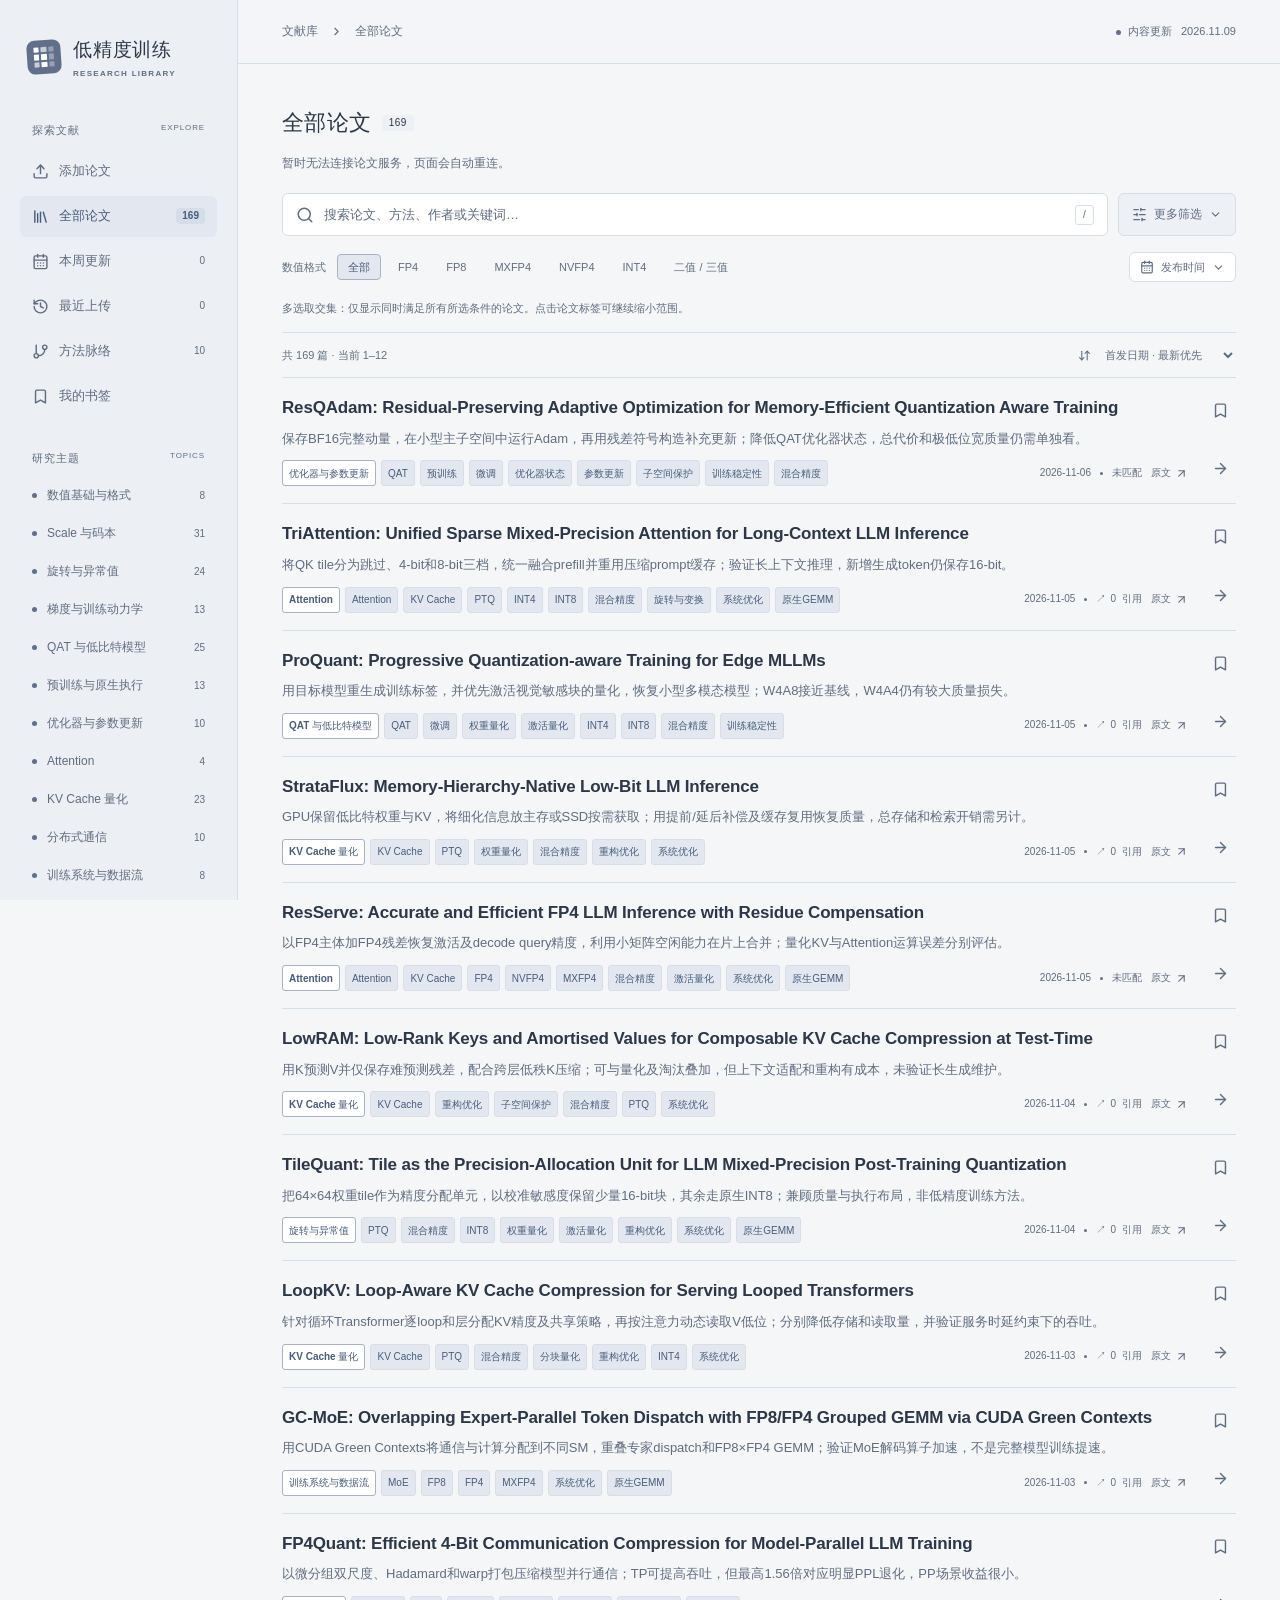
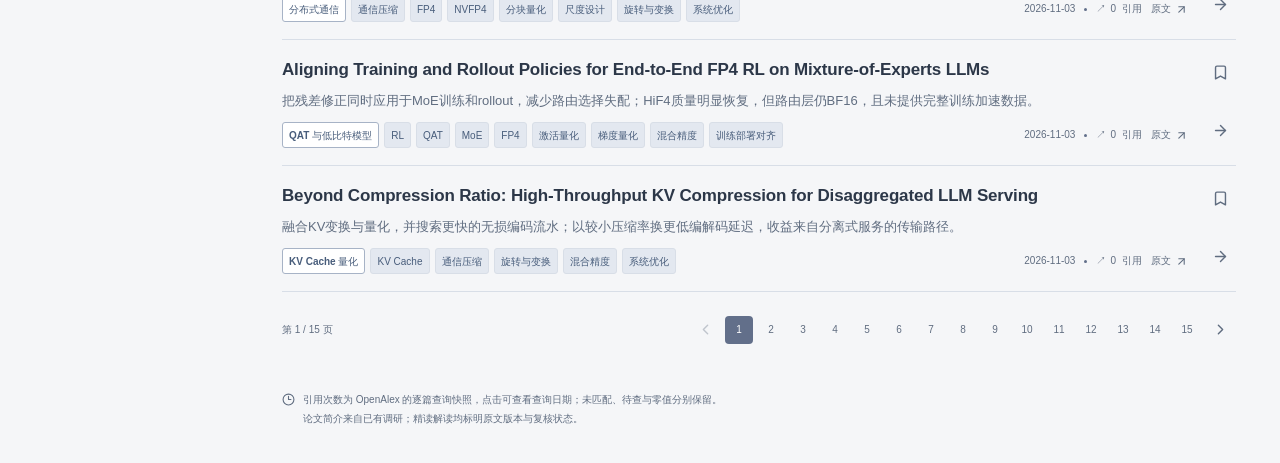
<file: low-precision-training-kb/index.html>
<!doctype html>
<html lang="zh-CN">
  <head>
    <meta charset="UTF-8" />
    <meta name="viewport" content="width=device-width, initial-scale=1.0" />
    <meta name="theme-color" content="#626f8a" />
    <meta
      name="description"
      content="以量化算法与 GEMM 为主线的低精度训练知识库。阅读论文、核对证据、探索方法之间的联系。"
    />
    <link rel="icon" type="image/svg+xml" href="/low-precision-training-kb/favicon.svg" />
    <title>低精度训练 · 论文知识库</title>
    <script type="module" crossorigin src="/low-precision-training-kb/assets/index-BxHQC7KA.js"></script>
    <link rel="modulepreload" crossorigin href="/low-precision-training-kb/assets/react-B-WmfZu0.js">
    <link rel="stylesheet" crossorigin href="/low-precision-training-kb/assets/index-CTobMf_U.css">
  </head>
  <body>
    <div id="root"></div>
  </body>
</html>
</file>
<file: low-precision-training-kb/assets/index-CTobMf_U.css>
.summary-abstract h3,.summary-problem h3,.summary-findings-title{font-size:16px;margin:0 0 10px}.summary-abstract{margin:22px 0}.summary-abstract p,.summary-problem p{margin:0;font-size:16px;line-height:1.95}.summary-problem{margin:24px 0;padding:18px 20px;border-left:3px solid var(--primary);background:var(--accent)}.summary-findings h4{margin:0 0 8px;font-size:16px}.summary-evidence-note{color:var(--muted);font-size:14px}.summary-evidence-card{margin:22px 0;border:1px solid var(--line);border-radius:8px;overflow:hidden;scroll-margin-top:88px}.summary-figure-heading{display:flex;align-items:start;justify-content:space-between;gap:16px;padding:17px 18px;background:var(--background)}.summary-figure-heading h3{margin:0;font-size:15px;line-height:1.6}.summary-figure-heading a{flex-shrink:0;font-size:12px;padding-top:4px}.summary-image-link{display:block;background:var(--paper);padding:14px}.summary-image-link img{display:block;width:100%;height:auto;object-fit:contain}.summary-image-link>span{display:flex;justify-content:end;align-items:center;gap:5px;font-size:12px;margin-top:10px}.summary-evidence-card figcaption{padding:16px 18px;line-height:1.8;font-size:14px;border-top:1px solid var(--line)}.summary-visual-origin{display:block;color:var(--deep);font-size:12px;font-weight:600;margin-bottom:5px}.summary-evidence-card .result-table-scroll{margin:0;border-radius:0;border:0}.summary-evidence-card table{min-width:450px}.summary-evidence-card .result-table-scroll tbody tr:last-child th,.summary-evidence-card .result-table-scroll tbody tr:last-child td{background:transparent;color:inherit;font-weight:400}.summary-excerpt{padding:12px 18px;font-size:13px}.summary-excerpt summary{cursor:pointer;color:var(--deep)}.summary-excerpt blockquote{margin:14px 0 4px;padding-left:14px;border-left:2px solid var(--line);line-height:1.8;overflow-wrap:anywhere}.summary-passage{padding:14px 0;border-bottom:1px solid var(--line);scroll-margin-top:88px}.summary-passage .summary-excerpt{padding:10px 0 0}.summary-scope p{line-height:1.9}@media(max-width:640px){.summary-figure-heading{flex-wrap:wrap;gap:6px;padding:14px}.summary-image-link{padding:8px}.summary-evidence-card figcaption{padding:14px}.summary-problem{padding:15px}}.paper-references h2{display:flex;align-items:center;gap:9px}.reference-list{list-style:none;padding:0;margin:22px 0 0}.reference-item{display:grid;grid-template-columns:26px minmax(0,1fr);gap:12px;padding:18px 0;border-top:1px solid var(--line)}.reference-number{padding-top:3px;font-size:12px;color:var(--muted);font-variant-numeric:tabular-nums}.reference-title{font-size:14px;font-weight:600;line-height:1.7;overflow-wrap:anywhere}.reference-title a{display:inline}.reference-title svg{display:inline;margin-left:5px;vertical-align:-2px;flex-shrink:0}.reference-citation{margin:7px 0!important;color:var(--muted);font-size:12px;line-height:1.7;overflow-wrap:anywhere}.reference-meta{display:flex;flex-wrap:wrap;align-items:center;gap:8px 16px;margin-top:8px;color:var(--muted);font-size:11px}.reference-in-library{color:var(--deep);font-weight:600}.reference-coverage{color:var(--muted);font-size:13px;line-height:1.7}.reference-sidebar-link{margin-top:12px;font-size:12px}.reference-expand{margin-top:12px}@media(max-width:600px){.reference-item{grid-template-columns:20px minmax(0,1fr);gap:8px}}:root{font-family:Inter,-apple-system,BlinkMacSystemFont,Segoe UI,Noto Sans CJK SC,Microsoft YaHei,sans-serif;color:var(--text);background:var(--background);font-synthesis:none;text-rendering:optimizeLegibility;-webkit-font-smoothing:antialiased;font-size:14px;line-height:1.65;--background: #f5f6f8;--sidebar-background: #eceff3;--paper: #ffffff;--text: #2c3748;--muted: #606d80;--primary: #626f8a;--primary-hover: #4f5e79;--deep: #485d7b;--line: #d8dee7;--line-strong: #a7b3c6;--soft: #edf0f5;--accent: #e3e8f0;--accent-strong: #d5ddea;--on-primary: #ffffff;--topbar-background: rgba(245, 246, 248, .95);--scrim: rgba(44, 55, 72, .32);--shadow: rgba(44, 55, 72, .14)}*{box-sizing:border-box}body{margin:0}button,input,select,textarea{font:inherit}button,a,input,select,textarea{-webkit-tap-highlight-color:transparent}a{color:inherit;text-decoration:none}button{cursor:pointer;color:inherit}button:disabled{cursor:not-allowed;opacity:.35}button{background:none;border:0}svg{flex-shrink:0;vertical-align:middle}h1,h2,h3,p{margin:0}h1,h2,h3{font-weight:600}::selection{background:var(--accent-strong);color:var(--text)}:focus-visible{outline:2px solid var(--primary);outline-offset:4px;border-radius:3px}button:focus-visible{outline-offset:2px}.sr-only{position:absolute;width:1px;height:1px;padding:0;margin:-1px;overflow:hidden;clip:rect(0,0,0,0);white-space:nowrap;border:0}.skip-link{position:fixed;top:-80px;left:260px;z-index:100;background:var(--deep);color:var(--on-primary);padding:12px 20px}.skip-link:focus{top:8px}.app-shell{display:flex;min-height:100vh}.sidebar{width:238px;background:var(--sidebar-background);border-right:1px solid var(--line);position:fixed;inset:0 auto 0 0;display:flex;flex-direction:column;padding:34px 20px 22px;z-index:30;overflow-y:auto;scrollbar-width:thin}.brand{display:flex;align-items:center;gap:12px;padding:0 7px;margin-bottom:40px}.brand>span:last-child{display:flex;flex-direction:column}.brand strong{font-size:19px;letter-spacing:.04em;color:var(--text);font-weight:650}.brand>span>span{font-size:8px;letter-spacing:.16em;color:var(--muted);margin-top:2px;font-weight:600}.matrix-mark{width:34px;height:34px;background:var(--primary);padding:7px;display:grid;grid-template-columns:repeat(3,1fr);gap:2px;border-radius:8px;transform:rotate(-4deg);flex-shrink:0}.matrix-mark i{background:var(--on-primary);border-radius:.5px}.matrix-mark i:nth-child(3n){opacity:.35}.matrix-mark i:nth-child(2){opacity:.65}.matrix-mark i:nth-child(7){opacity:.65}.sidebar-caption{font-size:11px;letter-spacing:.08em;font-weight:600;color:var(--muted);display:flex;justify-content:space-between;padding:0 12px;margin-bottom:12px}.sidebar-caption>span{font-size:8px;color:var(--muted);font-weight:500}.primary-nav,.topic-nav{display:flex;flex-direction:column;gap:4px}.primary-nav a{display:flex;align-items:center;gap:10px;min-height:41px;padding:9px 12px;color:var(--muted);font-size:12px;border-radius:6px;transition:background .15s}.primary-nav a>span{flex:1}.primary-nav small,.topic-nav small{font-size:10px;color:var(--muted);font-variant-numeric:tabular-nums}.primary-nav a:hover,.topic-nav a:hover{background:var(--accent);color:var(--deep)}.primary-nav a.active{background:var(--accent);color:var(--deep);font-weight:600}.primary-nav a.active small{color:var(--deep);background:var(--accent-strong);padding:0 6px;border-radius:4px}.primary-nav a.active svg{stroke:var(--deep)}.topic-caption{margin-top:32px}.topic-nav a{display:flex;align-items:center;gap:10px;font-size:11px;min-height:34px;padding:6px 12px;border-radius:5px;color:var(--muted)}.topic-nav a>span{flex:1}.topic-nav a.active{color:var(--deep);font-weight:600;background:var(--accent)}.primary-nav a:hover small,.topic-nav a:hover small,.topic-nav a.active small{color:var(--deep)}.topic-dot{width:5px;height:5px;border-radius:50%;background:var(--primary)}.sidebar-bottom{margin-top:auto;padding-top:38px}.live-dot{display:inline-block;width:5px;height:5px;border-radius:50%;background:var(--primary);vertical-align:middle;margin-right:7px}.sidebar-bottom>a{font-size:10px;color:var(--muted);display:flex;justify-content:space-between;padding:0 10px}.workspace{margin-left:238px;width:calc(100% - 238px);min-width:0;display:flex;flex-direction:column}.topbar{height:64px;display:flex;align-items:center;justify-content:space-between;border-bottom:1px solid var(--line);padding:0 44px;background:var(--topbar-background);gap:16px}.breadcrumbs{display:flex;align-items:center;gap:12px;font-size:11px;color:var(--muted)}.breadcrumbs>a{color:var(--muted)}.breadcrumbs>svg{color:var(--muted)}.snapshot{font-size:10px;color:var(--muted);white-space:nowrap}.snapshot time{color:var(--muted);margin-left:6px;font-variant-numeric:tabular-nums}.mobile-menu,.mobile-close{display:none!important}main{flex:1;outline:none}.library-page,.paths-page{max-width:1360px;margin:0 auto;padding:41px 44px 0}.eyebrow{display:block;font-size:9px;letter-spacing:.13em;font-weight:600;color:var(--muted)}.collection-hero h1{font-size:31px;letter-spacing:.025em;line-height:1.5;font-weight:650;margin:12px 0 10px;color:var(--text)}.collection-hero>p{font-size:12px;color:var(--muted);line-height:1.8}.library-results{margin-top:0;scroll-margin-top:20px}.results-heading{display:flex;align-items:center;justify-content:space-between;gap:15px;margin-bottom:16px}.results-heading h1{font-size:22px;color:var(--text);letter-spacing:.02em;display:flex;align-items:center;gap:10px}.results-heading h1>span{font-size:10px;background:var(--soft);padding:0 7px;border-radius:4px;color:var(--text);font-weight:500}.category-scope{margin:-4px 0 18px;max-width:850px;color:var(--muted);font-size:12px;line-height:1.8}.category-scope a{display:inline-block;margin-left:.5em;color:var(--deep);text-decoration:underline;text-underline-offset:3px}.search-toolbar{display:flex;gap:10px}.search-box{display:flex;align-items:center;gap:10px;flex:1;min-width:0;border:1px solid var(--line);background:var(--paper);border-radius:6px;min-height:43px;padding:0 13px;color:var(--muted)}.search-box:focus-within{border-color:var(--primary);box-shadow:0 0 0 2px var(--accent)}.search-box input{flex:1;min-width:0;border:0;background:none;outline:none;font-size:11px;color:var(--text);width:100%;padding:10px 0}.search-box input::placeholder{color:var(--muted)}.search-box input:focus-visible{outline:none}.search-box kbd{font-family:inherit;font-size:10px;border:1px solid var(--line);border-radius:3px;line-height:18px;width:19px;text-align:center;color:var(--muted)}.button{display:inline-flex;align-items:center;justify-content:center;gap:7px;min-height:37px;border:1px solid var(--line);border-radius:6px;padding:7px 13px;background:var(--paper);font-size:11px;font-weight:500;white-space:nowrap;transition:background .15s,border-color .15s}.button:hover{background:var(--soft);border-color:var(--line)}.button.primary{background:var(--primary);border-color:var(--primary);color:var(--on-primary)}.button.primary:hover{background:var(--primary-hover)}.filter-toggle{font-size:11px;color:var(--muted);background:var(--soft);min-width:114px}.filter-toggle.selected{border-color:var(--line-strong);color:var(--deep);background:var(--accent)}.filter-count{font-size:9px;color:var(--deep);background:var(--accent-strong);border-radius:8px;min-width:15px}.quick-filters{display:flex;align-items:center;gap:6px;padding:16px 0 17px;flex-wrap:wrap}.filter-label{font-size:10px;color:var(--muted);margin-right:5px}.filter-pill{display:inline-flex;align-items:center;justify-content:center;gap:4px;border:1px solid transparent;border-radius:4px;min-height:26px;padding:3px 10px;font-size:10px;color:var(--muted);line-height:1.4}.filter-pill:hover{background:var(--soft)}.filter-pill.active{color:var(--deep);background:var(--accent);font-weight:600;border-color:var(--line-strong)}.year-filter{margin-left:auto}.year-filter select,.sort-control select{background:none;border:0;outline-offset:2px;font-size:10px;color:var(--muted);max-width:100%;cursor:pointer;padding:4px 17px 4px 5px}.advanced-filters{padding:16px 18px;background:var(--soft);border-radius:6px;margin-bottom:14px;border:1px solid var(--line)}.advanced-filters fieldset{border:0;margin:0 0 12px;padding:0;display:flex;flex-wrap:wrap;gap:14px;font-size:11px;color:var(--muted)}.advanced-filters legend{float:left;min-width:68px;color:var(--muted)}.advanced-filters label{display:flex;align-items:center;gap:6px;cursor:pointer}.advanced-filters input{accent-color:var(--primary)}.advanced-filters p{font-size:10px;color:var(--muted)}.filter-help,.numeric-record{font-size:11px;line-height:1.7;color:var(--muted);margin:0 0 14px;overflow-wrap:anywhere}.active-filters{display:flex;align-items:center;gap:7px;flex-wrap:wrap;margin-bottom:13px;font-size:10px;color:var(--deep)}.active-filters>button{display:flex;align-items:center;gap:5px;background:var(--accent);color:var(--deep);border-radius:4px;padding:3px 7px;font-size:10px}.active-filters .reset-filters{background:none;color:var(--deep);text-decoration:underline;text-underline-offset:3px}.list-toolbar{display:flex;justify-content:space-between;align-items:center;padding:11px 0;border-top:1px solid var(--line);border-bottom:1px solid var(--line);font-size:10px;color:var(--muted)}.list-toolbar strong{color:var(--muted);font-weight:500}.result-range{color:var(--muted)}.sort-control{display:flex;gap:5px;align-items:center}.paper-row{display:flex;gap:17px;border-bottom:1px solid var(--line);padding:17px 0;position:relative;transition:background .15s}.paper-row:hover{background:var(--soft)}.paper-body{flex:1;min-width:0}.detail-badge{display:inline-flex;align-items:center;gap:3px;font-size:8px;color:var(--deep);background:var(--accent);line-height:1.8;padding:0 5px;border-radius:3px;white-space:nowrap}.new-badge{color:var(--deep);background:var(--soft);padding:0 5px;border-radius:3px;font-size:8px;white-space:nowrap}.paper-row h3{font-size:15px;line-height:1.5;font-weight:550;color:var(--text);letter-spacing:-.01em}.paper-row h3 a{display:block}.paper-row h3 a:hover{color:var(--deep)}.paper-summary{font-size:11px;color:var(--muted);line-height:1.9;margin:6px 0 9px}.paper-bottom{display:flex;align-items:center;gap:10px;justify-content:space-between;flex-wrap:wrap}.tag-list,.detail-tags{display:flex;align-items:center;gap:5px;flex-wrap:wrap}.tag{background:var(--accent);border:1px solid var(--line);color:var(--deep);font-size:8px;padding:1px 6px;border-radius:3px;white-space:nowrap;line-height:1.7}.tag.category-tag{background:var(--paper);border-color:var(--line-strong);font-weight:600}.tag.format-tag{color:var(--deep);background:var(--accent);border-color:var(--line)}a.tag{display:inline-flex;align-items:center;min-height:26px;transition:color .15s,background .15s,border-color .15s}a.tag:hover{color:var(--deep);background:var(--accent-strong);border-color:var(--line-strong)}a.tag.selected-tag{gap:4px;border-color:var(--primary);background:var(--accent-strong)}a.tag:focus-visible{outline-offset:2px}.paper-meta{display:flex;gap:9px;align-items:center;color:var(--muted);font-size:9px;flex-wrap:wrap}.paper-meta>i{height:3px;width:3px;border-radius:50%;background:var(--primary)}.citation .external-link{gap:3px}.citation .external-link>svg{display:none}.quote-symbol{font-size:10px;color:var(--muted);margin-right:1px}.citation-word{font-size:9px;margin-left:3px}.external-link{display:inline-flex;align-items:center;gap:4px}.external-link:hover{color:var(--deep)}.button.primary.external-link:hover{color:var(--on-primary)}.paper-actions{display:flex;flex-direction:column;align-items:center;justify-content:space-between;padding-bottom:2px}.icon-button{display:inline-flex;align-items:center;justify-content:center;border-radius:5px;width:31px;height:31px;color:var(--muted);flex-shrink:0}.icon-button:hover{background:var(--accent);color:var(--deep)}.bookmark-button.is-saved{color:var(--deep)}.bookmark-button.is-saved.button{background:var(--soft);border-color:var(--line)}.open-paper{color:var(--muted)}.pagination{display:flex;flex-wrap:wrap;gap:12px;align-items:center;justify-content:space-between;padding:22px 0;font-size:10px;color:var(--muted)}.pagination>div{display:flex;flex-wrap:wrap;max-width:100%;gap:4px;align-items:center}.page-number{flex-shrink:0;width:28px;height:28px;border-radius:4px;font-size:10px;color:var(--muted)}.page-number:hover{background:var(--soft)}.page-number.current{background:var(--primary);color:var(--on-primary)}.collection-footnote{display:flex;align-items:flex-start;gap:8px;margin:23px 0 35px;color:var(--muted);font-size:9px;line-height:1.9}.collection-footnote svg{margin-top:3px}.collection-hero{padding:4px 0 12px}.collection-hero h1{font-size:32px;margin:14px 0 11px}.collection-hero h1>span{color:var(--text)}.collection-hero>p{max-width:720px}.empty-state{padding:65px 20px;text-align:center;border-bottom:1px solid var(--line)}.empty-icon{display:flex;align-items:center;justify-content:center;width:53px;height:53px;background:var(--soft);color:var(--muted);border:1px solid var(--line);border-radius:14px;margin:0 auto 18px}.empty-state h3{font-size:18px;color:var(--text)}.empty-state p{font-size:12px;color:var(--muted);margin:9px 0 22px}.empty-actions{display:flex;justify-content:center;flex-wrap:wrap;gap:10px}.toast{position:fixed;left:calc(50% + 119px);bottom:30px;transform:translate(-50%,20px);background:var(--deep);color:var(--on-primary);border:1px solid var(--primary);box-shadow:0 6px 24px var(--shadow);padding:10px 19px;border-radius:7px;font-size:12px;z-index:100;opacity:0;pointer-events:none;transition:opacity .2s,transform .2s;max-width:calc(100vw - 30px)}.toast.visible{opacity:1;transform:translate(-50%)}.not-found{min-height:65vh;padding:100px 45px;text-align:center}.not-found h1{font-size:30px;margin:15px 0}.not-found p{color:var(--muted);margin-bottom:25px}.detail-page{padding:26px 44px 30px;max-width:1420px;margin:0 auto}.back-link{display:inline-flex;align-items:center;gap:7px;font-size:10px;color:var(--muted);margin-bottom:24px}.back-link:hover{color:var(--deep)}.paper-header{padding-bottom:26px;border-bottom:1px solid var(--line)}.paper-header-eyebrow{display:flex;align-items:center;gap:10px;font-size:10px;color:var(--muted);flex-wrap:wrap}.paper-header-eyebrow>a{color:var(--muted)}.paper-header-eyebrow>a:hover{text-decoration:underline}.reading-time{display:inline-flex;align-items:center;gap:4px;margin-left:auto;color:var(--muted);font-size:9px}.paper-header h1{font-family:Georgia,Times New Roman,"Noto Serif CJK SC",serif;font-size:32px;font-weight:500;line-height:1.35;color:var(--text);max-width:1030px;letter-spacing:-.02em;margin:14px 0 16px}.paper-authors{font-size:11px;color:var(--muted);line-height:1.8;max-width:1000px}.paper-publication{display:flex;gap:17px;flex-wrap:wrap;margin-top:11px;color:var(--muted);font-size:9px;font-variant-numeric:tabular-nums}.citation-provider{color:var(--muted)}.detail-tags{margin-top:15px}.detail-tags .tag{font-size:9px;padding:2px 8px;background:var(--accent);color:var(--deep)}.paper-header-actions{display:flex;align-items:center;gap:8px;margin-top:23px;flex-wrap:wrap}.actions-spacer{flex:1}.detail-layout{display:grid;grid-template-columns:minmax(0,1fr) 242px;gap:40px;align-items:start;padding-top:30px}.detail-content{min-width:0}.takeaway{border-left:3px solid var(--primary);padding:3px 0 3px 20px;margin:4px 0 30px}.takeaway .eyebrow{font-size:8px;color:var(--deep);margin-bottom:9px}.takeaway>p{font-size:17px;line-height:1.9;color:var(--deep);letter-spacing:.01em}.reading-section{margin-bottom:38px;scroll-margin-top:24px}.reading-section-heading{display:flex;align-items:center;justify-content:space-between;gap:12px;margin-bottom:17px;flex-wrap:wrap}.reading-section-heading h2{font-size:18px;color:var(--text);display:flex;align-items:center;gap:10px}.reading-section-heading .eyebrow{font-size:8px;color:var(--muted)}.section-number{font-size:11px;color:var(--muted);font-weight:400;min-width:18px}.reading-section>p{font-size:12px;line-height:2;color:var(--text)}.overview-block{background:var(--accent);border:1px solid var(--line);border-radius:8px;padding:22px 24px;margin-bottom:37px}.overview-block .reading-section-heading{margin-bottom:5px}.overview-block h2{font-size:17px;letter-spacing:-.02em;color:var(--text)}.overview-block h2>svg{color:var(--text)}.review-badge{font-size:8px;display:inline-flex;align-items:center;gap:3px;color:var(--deep);padding:3px 6px;background:var(--accent-strong);border-radius:4px;white-space:nowrap}.overview-block .overview-disclosure{font-size:9px;color:var(--deep);margin-bottom:20px}.overview-points{display:flex;flex-direction:column;gap:20px}.overview-point{display:flex;align-items:flex-start;gap:13px}.point-number{font-size:9px;line-height:20px;text-align:center;background:var(--accent-strong);color:var(--deep);border-radius:4px;width:22px;flex-shrink:0;margin-top:1px}.overview-point h3{font-size:11px;color:var(--text);margin-bottom:4px;font-weight:600}.overview-point p{font-size:12px;line-height:1.95;color:var(--text)}.evidence-refs{white-space:nowrap;margin-left:4px;display:inline;font-size:9px}.evidence-refs>a{color:var(--deep);margin-right:3px;font-weight:500;vertical-align:super;line-height:0}.evidence-refs>a:hover{text-decoration:underline}.method-figure{margin:22px 0 0;background:var(--background);border:1px solid var(--line);border-radius:7px;overflow:hidden}.method-flow{display:grid;grid-template-columns:repeat(4,minmax(0,1fr));padding:20px 16px 22px;gap:12px}.method-step{min-width:0}.step-top{display:flex;align-items:center;justify-content:space-between;color:var(--deep);margin-bottom:11px}.step-top>span{font-size:9px;background:var(--accent);border:1px solid var(--line);border-radius:4px;padding:2px 6px;color:var(--deep)}.method-step h3{font-size:11px;color:var(--text);line-height:1.6;margin-bottom:6px}.method-step p{font-size:10px;line-height:1.8;color:var(--muted)}.method-figure figcaption{font-size:9px;color:var(--muted);padding:9px 15px;background:var(--soft);border-top:1px solid var(--line);line-height:1.8}.method-figure figcaption>span{color:var(--muted);margin-right:9px}.result-title{font-size:14px;color:var(--deep);margin:0 0 9px}.results-figure{margin:20px 0 0}.result-table-scroll{overflow-x:auto;border:1px solid var(--line);border-radius:7px;background:var(--paper)}.result-table-scroll table{border-collapse:collapse;width:100%;text-align:left;font-size:11px;line-height:1.8;min-width:450px}.result-table-scroll thead th{background:var(--accent);color:var(--deep);font-size:10px;font-weight:500;white-space:nowrap}.result-table-scroll th,.result-table-scroll td{padding:12px 14px;border-bottom:1px solid var(--line)}.result-table-scroll tbody th{font-weight:400;color:var(--muted)}.result-table-scroll td{color:var(--muted);font-variant-numeric:tabular-nums;white-space:nowrap}.result-table-scroll tr:last-child th,.result-table-scroll tr:last-child td{border:0;background:var(--accent);color:var(--deep)}.result-table-scroll table:has(tbody tr:nth-child(3)) tbody tr:last-child td{font-weight:500}.results-figure figcaption{font-size:10px;color:var(--muted);line-height:1.9;padding:13px 0 0}.condition-list{margin:0;border-top:1px solid var(--line)}.condition-list>div{display:grid;grid-template-columns:94px 1fr;gap:16px;border-bottom:1px solid var(--line);padding:14px 0}.condition-list dt{font-size:11px;color:var(--muted)}.condition-list dd{margin:0;font-size:12px;color:var(--text);line-height:1.9}.limitations-list{display:flex;flex-direction:column;gap:21px;padding:19px 22px;background:var(--soft);border-left:2px solid var(--line);border-radius:0 6px 6px 0}.limitations-list>div{display:flex;gap:11px;align-items:flex-start}.limit-mark{height:5px;width:5px;background:var(--primary);border-radius:50%;margin-top:7px;flex-shrink:0}.limitations-list h3{font-size:12px;color:var(--text);margin-bottom:4px}.limitations-list p{font-size:11px;line-height:1.95;color:var(--text)}.source-count{font-size:9px;color:var(--muted)}.reading-section>.sources-description{font-size:10px;margin-bottom:13px}.source-list{border-top:1px solid var(--line)}.source-item{display:flex;gap:12px;padding:14px 0;border-bottom:1px solid var(--line);scroll-margin-top:24px}.source-index{color:var(--deep);font-size:10px;min-width:18px}.source-item>div{min-width:0;flex:1}.source-item .external-link{font-size:11px;color:var(--muted)}.source-version{font-size:9px;color:var(--muted);display:block;margin-top:2px}.source-item details{margin-top:7px}.source-item summary{font-size:9px;color:var(--muted);cursor:pointer}.source-item blockquote{font-size:10px;line-height:1.8;color:var(--muted);background:var(--soft);padding:12px 14px;margin:10px 0;border-left:2px solid var(--line);overflow-wrap:anywhere}.abstract-section{background:var(--soft);border:1px solid var(--line);border-radius:6px;padding:14px 17px}.abstract-section summary{display:flex;justify-content:space-between;align-items:center;cursor:pointer;list-style:none;color:var(--muted);font-size:11px}.abstract-section summary::-webkit-details-marker{display:none}.abstract-section summary>span{display:flex;align-items:center;gap:7px}.abstract-section details[open] summary>svg{transform:rotate(90deg)}.abstract-section p{font-family:Georgia,serif;font-size:13px;line-height:1.95;color:var(--text);margin-top:16px;overflow-wrap:anywhere}.detail-end{text-align:center;padding:15px 0 25px}.end-mark{display:block;color:var(--muted);font-size:21px;margin-bottom:8px}.detail-end p{color:var(--muted);font-size:12px;margin-bottom:12px}.detail-end>a{display:inline-flex;align-items:center;gap:8px;color:var(--muted);font-size:11px}.detail-aside{border-left:1px solid var(--line);padding-left:25px;min-width:0}.detail-aside-sticky{position:sticky;top:25px}.reading-toc{display:flex;flex-direction:column;margin-bottom:30px}.reading-toc .eyebrow{font-size:8px;margin:6px 0 13px;color:var(--muted)}.reading-toc a{display:flex;align-items:center;gap:11px;color:var(--muted);font-size:10px;padding:7px 0}.reading-toc a>span{font-size:8px;color:var(--muted)}.reading-toc a:hover{color:var(--deep)}.aside-section-title{display:flex;gap:7px;align-items:center;color:var(--muted);margin-bottom:13px}.aside-section-title h2{font-size:12px;font-weight:600;color:var(--text)}.relation-tabs{display:flex;border-bottom:1px solid var(--line);gap:3px}.relation-tabs button{font-size:10px;color:var(--muted);padding:7px 5px 9px;border-bottom:2px solid transparent;white-space:nowrap}.relation-tabs button.active{color:var(--deep);border-bottom-color:var(--line-strong)}.relation-tabs small{font-size:8px;margin-left:3px;color:var(--muted)}.relation-note{font-size:9px;color:var(--muted);margin:11px 0}.related-item{padding:14px 0;border-bottom:1px solid var(--line)}.related-year{font-size:8px;color:var(--muted);display:block;margin-bottom:5px}.related-item>a:not(.external-link){display:flex;align-items:center;justify-content:space-between;gap:10px;font-size:12px;font-weight:550;color:var(--muted);line-height:1.6}.related-item>a:hover{color:var(--deep)}.related-item p{font-size:10px;line-height:1.9;color:var(--muted);margin-top:6px;overflow-wrap:anywhere}.related-item>.external-link{font-size:9px;color:var(--muted);margin-top:6px}.relation-coverage,.relation-empty{font-size:9px;color:var(--muted);line-height:1.8;margin:15px 0}.relation-empty{padding:13px 10px;background:var(--soft);border-radius:5px;color:var(--muted)}.paper-paths{margin-top:27px}.paper-paths>a{font-size:10px;display:flex;gap:10px;justify-content:space-between;align-items:center;color:var(--muted);padding:10px 0;border-top:1px solid var(--line)}.reading-meta{display:flex;flex-direction:column;gap:7px;border-top:1px solid var(--line);margin-top:25px;padding-top:16px;font-size:8px;color:var(--muted)}.reading-meta .external-link{color:var(--muted)}.pending-overview{text-align:center;padding:40px 25px;background:var(--soft);border:1px dashed var(--line);border-radius:8px;margin:30px 0}.pending-overview h2{font-size:19px;color:var(--text)}.pending-overview p{font-size:12px;color:var(--muted);margin:12px 0 22px;line-height:1.9}.citation-dialog{width:min(540px,calc(100vw - 40px));border:1px solid var(--line);border-radius:10px;background:var(--paper);padding:25px;color:var(--text);box-shadow:0 20px 60px var(--shadow)}.citation-dialog::backdrop{background:var(--scrim);-webkit-backdrop-filter:blur(3px);backdrop-filter:blur(3px)}.dialog-heading{display:flex;align-items:center;justify-content:space-between}.dialog-heading h2{font-size:18px}.citation-dialog>p{font-size:11px;color:var(--muted);margin:11px 0}.citation-dialog textarea{width:100%;height:145px;border:1px solid var(--line);background:var(--soft);border-radius:6px;font-size:12px;line-height:1.8;color:var(--text);padding:13px;resize:vertical}.dialog-footer{display:flex;justify-content:flex-end;gap:8px;margin-top:15px}.paths-page{padding-bottom:20px}.path-explainer{display:flex;align-items:flex-start;gap:14px;background:var(--soft);border:1px solid var(--line);border-radius:7px;padding:18px 22px;margin:24px 0 28px;color:var(--muted)}.path-explainer>svg{margin-top:3px}.path-explainer strong{display:block;font-size:12px;font-weight:500;color:var(--muted);margin-bottom:5px}.path-explainer p>span{font-size:10px;color:var(--muted)}.path-list{display:flex;flex-direction:column;gap:24px}.path-card{padding:23px 24px 25px;background:var(--paper);border:1px solid var(--line);border-radius:8px;scroll-margin-top:20px}.path-heading{display:flex;align-items:flex-start;gap:14px;margin-bottom:23px}.path-number{font-family:Georgia,serif;font-size:25px;color:var(--muted);line-height:1.3}.path-heading h2{font-size:16px;color:var(--text);line-height:1.6}.path-heading p{font-size:11px;color:var(--muted);margin-top:5px}.verified-label{margin-left:auto;display:inline-flex;align-items:center;gap:4px;font-size:8px;color:var(--muted);white-space:nowrap;padding-top:3px}.path-nodes{display:flex;overflow-x:auto;gap:0;scrollbar-width:thin;padding-bottom:4px}.path-segment{display:flex;align-items:center;flex:1;min-width:0}.path-segment:last-child{flex:.83}.path-node{display:flex;flex-direction:column;justify-content:space-between;background:var(--soft);border:1px solid var(--line);border-radius:6px;min-height:113px;min-width:110px;width:100%;padding:13px 12px;transition:border-color .15s}.path-node:hover{border-color:var(--line-strong)}.path-node.has-detail{background:var(--soft);border-color:var(--line)}.path-node-year{font-size:10px;color:var(--muted);letter-spacing:.04em}.path-node h3{font-size:11px;font-weight:500;line-height:1.6;color:var(--text);margin:7px 0;overflow-wrap:anywhere}.path-node>span:last-child{font-size:8px;color:var(--muted)}.path-edge{width:40px;flex-shrink:0;display:flex;align-items:center;flex-direction:column;color:var(--muted);padding:0 7px;gap:5px}.path-edge .external-link{font-size:8px;white-space:nowrap;color:var(--muted);gap:0}.path-edge .external-link svg{display:none}.path-bottom{display:flex;justify-content:space-between;align-items:center;gap:18px;font-size:10px;color:var(--muted);padding:25px 0}.path-bottom a{display:inline-flex;align-items:center;gap:6px;color:var(--muted)}.primary-nav a{font-size:13px}.topic-nav a{font-size:12px}.sidebar-caption{font-size:11px}.sidebar-bottom>a{font-size:11px}.breadcrumbs{font-size:12px}.snapshot{font-size:11px}.collection-hero>p{font-size:13px}.search-box input{font-size:13px}.filter-label,.filter-pill{font-size:11px}.filter-toggle{font-size:12px}.year-filter select,.sort-control select,.list-toolbar{font-size:11px}.paper-row h3{font-size:17px}.paper-summary{font-size:13px}.tag,.paper-meta,.citation-word{font-size:10px}.detail-badge,.new-badge{font-size:9px}.collection-footnote{font-size:10px}.reading-section>p,.overview-point p,.condition-list dd{font-size:14px}.overview-point h3{font-size:12px}.overview-block .overview-disclosure{font-size:11px}.review-badge{font-size:10px}.paper-authors{font-size:13px}.paper-publication{font-size:11px}.detail-tags .tag{font-size:10px}.paper-header-eyebrow{font-size:11px}.reading-time{font-size:10px}.reading-toc a{font-size:12px}.related-item>a:not(.external-link){font-size:14px}.related-item p{font-size:12px}.relation-note,.relation-coverage,.relation-empty,.relation-tabs button{font-size:11px}.aside-section-title h2{font-size:14px}.related-year{font-size:10px}.method-step h3{font-size:13px}.method-step p{font-size:12px}.method-figure figcaption,.results-figure figcaption{font-size:11px}.result-table-scroll table{font-size:12px}.result-table-scroll thead th{font-size:11px}.condition-list dt{font-size:12px}.limitations-list h3{font-size:13px}.limitations-list p,.source-item .external-link{font-size:12px}.source-version,.source-item summary{font-size:10px}.source-item blockquote{font-size:12px}.reading-section>.sources-description{font-size:12px}.paper-paths>a{font-size:12px}.reading-meta{font-size:10px}.path-heading p{font-size:12px}.path-node h3{font-size:13px}.path-node>span:last-child{font-size:10px}.path-explainer p>span{font-size:12px}.path-explainer strong{font-size:14px}@media(min-width:1550px){.library-page,.paths-page{padding-top:48px;padding-left:58px;padding-right:58px}.paper-row{padding-top:18px;padding-bottom:18px}.paper-row h3{font-size:16px}.paper-summary{font-size:12px}.detail-layout{grid-template-columns:minmax(0,1fr) 270px;gap:46px}.detail-page{padding-left:58px;padding-right:58px}.paper-header h1{font-size:37px}.reading-section>p,.overview-point p,.condition-list dd{font-size:13px}.detail-aside{padding-left:30px}}@media(max-width:1230px){.sidebar{width:215px;padding-left:15px;padding-right:15px}.workspace{margin-left:215px;width:calc(100% - 215px)}.topbar{padding:0 30px}.library-page,.paths-page,.detail-page{padding-left:30px;padding-right:30px}.detail-layout{grid-template-columns:minmax(0,1fr) 205px;gap:25px}.detail-aside{padding-left:20px}.paper-header h1{font-size:29px}.takeaway>p{font-size:16px}.method-flow{grid-template-columns:repeat(2,minmax(0,1fr));gap:18px}.overview-block,.path-card{padding:20px}.path-nodes{overflow-x:auto}.path-node{min-width:125px}.toast{left:calc(50% + 107px)}}@media(max-width:1050px){.detail-layout{grid-template-columns:minmax(0,1fr)}.detail-aside{border-left:0;border-top:1px solid var(--line);padding:24px 0 0}.detail-aside-sticky{position:static;display:grid;grid-template-columns:1fr 1fr;gap:28px}.reading-toc{display:none}.related-reading{grid-row:span 2}.paper-paths,.reading-meta{margin:0}.method-flow{grid-template-columns:repeat(4,minmax(0,1fr));gap:12px}.path-heading p{font-size:10px}.paper-bottom{gap:8px}.paper-meta{width:100%;margin-top:2px}.result-range{display:none}}@media(max-width:800px){.sidebar{width:210px;padding-top:26px}.brand{padding:0 4px;gap:9px}.brand strong{font-size:17px}.primary-nav a{font-size:11px}.topic-nav a{font-size:10px}.workspace{margin-left:210px;width:calc(100% - 210px)}.library-page,.paths-page,.detail-page{padding-left:23px;padding-right:23px}.topbar{padding:0 23px}.snapshot{font-size:8px}.breadcrumbs{font-size:10px;gap:6px}.snapshot .live-dot{display:none}.filter-toggle{min-width:0;padding:7px 9px}.filter-toggle>svg:last-child{display:none}.filter-label{width:100%;margin:0 0 3px}.quick-filters{gap:4px}.filter-pill{padding:3px 8px}.year-filter{margin-left:0}.paper-row{gap:10px}.paper-row h3{font-size:14px}.paper-summary{font-size:11px}.method-flow{grid-template-columns:repeat(2,minmax(0,1fr));gap:18px}.paper-publication{gap:7px 15px}.citation-provider{display:none}.paper-header h1{font-size:28px}.path-heading{gap:10px}.verified-label{display:none}.toast{left:calc(50% + 105px)}}@media(max-width:640px){.sidebar{transform:translate(-100%);transition:transform .2s;width:255px;padding:31px 20px;z-index:60}.sidebar.mobile-open{transform:translate(0)}.workspace{margin:0;width:100%}.sidebar-backdrop{position:fixed;inset:0;background:var(--scrim);z-index:50;-webkit-backdrop-filter:blur(2px);backdrop-filter:blur(2px)}.mobile-menu{display:inline-flex!important;margin-left:-5px;margin-right:3px;width:27px;height:28px}.mobile-close{display:inline-flex!important;position:absolute;right:12px;top:8px}.brand{margin-bottom:35px}.brand strong{font-size:19px}.primary-nav a{font-size:12px}.topic-nav a{font-size:11px}.sidebar-bottom{padding-top:25px}.topbar{height:56px;padding:0 19px}.breadcrumbs{gap:7px}.snapshot{font-size:8px}.snapshot time{margin-left:4px}.library-page,.paths-page{padding:29px 20px 0}.library-results{margin-top:0}.results-heading{margin-bottom:14px}.results-heading h1{font-size:20px}.search-toolbar{gap:7px}.search-box{padding:0 10px;min-height:41px;gap:7px}.search-box input{font-size:10px}.search-box kbd{display:none}.filter-toggle{font-size:10px;padding:6px 9px;gap:5px;min-width:0}.filter-toggle svg{width:13px}.quick-filters{gap:5px;padding:13px 0 15px}.filter-label{width:100%;font-size:9px}.filter-pill{font-size:9px;padding:3px 9px}.year-filter{margin-left:auto}.year-filter select{font-size:9px;padding-right:0;max-width:106px}.list-toolbar{font-size:9px;padding:9px 0}.sort-control select{font-size:9px;padding-right:2px}.paper-row{padding:16px 0;gap:8px}.paper-row h3{font-size:14px;line-height:1.55}.paper-summary{font-size:11px;line-height:1.9;margin:6px 0 9px}.paper-actions .icon-button{width:24px;height:27px}.paper-actions .icon-button svg{width:15px}.paper-bottom{gap:7px}.tag{font-size:8px}.paper-meta{font-size:8px;gap:8px}.paper-meta .external-link svg{width:10px}.citation-word{font-size:8px}.collection-footnote{font-size:8px;margin-top:21px;margin-bottom:27px}.pagination{padding:18px 0;gap:8px}.pagination>div{gap:1px}.page-number{width:25px;height:26px}.pagination>div>.icon-button{width:26px}.collection-hero h1{font-size:28px}.collection-hero p{font-size:11px}.collection-hero .eyebrow{font-size:8px}.advanced-filters{padding:14px}.advanced-filters fieldset{font-size:10px;gap:9px 13px}.advanced-filters legend{float:none;margin-bottom:6px}.advanced-filters p{font-size:9px}.toast{left:50%;bottom:20px;min-width:220px;text-align:center;font-size:11px}.skip-link{left:20px}.detail-page{padding:21px 20px 10px}.back-link{font-size:9px;margin-bottom:20px}.paper-header-eyebrow{font-size:9px;gap:7px}.reading-time{font-size:8px}.paper-header h1{font-size:27px;line-height:1.4;margin:12px 0 13px}.paper-authors{font-size:10px}.paper-publication{font-size:8px;flex-direction:column;gap:4px;margin-top:12px}.detail-tags{margin-top:13px}.detail-tags .tag{font-size:8px;padding:1px 6px}.paper-header-actions{margin-top:20px;gap:6px}.paper-header-actions .button{font-size:10px;padding:6px 9px;min-height:34px;gap:5px}.paper-header-actions .button svg{width:13px}.actions-spacer{display:none}.paper-header-actions .bookmark-button{margin-left:auto}.detail-layout{padding-top:24px;gap:20px}.takeaway{padding-left:15px;margin-bottom:25px}.takeaway>p{font-size:15px;line-height:1.95}.takeaway .eyebrow{font-size:7px}.overview-block{padding:18px 16px}.reading-section-heading h2{font-size:17px}.overview-block .reading-section-heading{gap:8px}.review-badge{font-size:7px;padding:2px 4px}.overview-block .overview-disclosure{font-size:8px;margin-bottom:19px}.overview-point{gap:10px}.overview-points{gap:18px}.overview-point h3,.overview-point p{font-size:11px}.reading-section{margin-bottom:30px}.reading-section>.eyebrow{font-size:7px}.reading-section>p{font-size:11px}.result-title{font-size:13px}.reading-section-heading{gap:8px;margin-bottom:15px}.reading-section-heading .eyebrow{font-size:7px}.method-flow{padding:17px 14px;gap:19px 16px}.method-step h3{font-size:11px}.method-step p{font-size:10px}.method-figure figcaption{font-size:8px}.result-table-scroll table{font-size:10px;min-width:420px}.result-table-scroll th,.result-table-scroll td{padding:10px 12px}.results-figure figcaption{font-size:9px}.condition-list>div{grid-template-columns:65px 1fr;gap:12px;padding:13px 0}.condition-list dt{font-size:10px}.condition-list dd{font-size:11px}.limitations-list{padding:17px 15px;gap:18px}.limitations-list p{font-size:10px}.limitations-list h3{font-size:11px}.source-count{font-size:8px}.source-item .external-link{font-size:10px}.source-version{font-size:8px}.abstract-section p{font-size:12px}.detail-aside-sticky{display:block}.related-reading{margin-bottom:26px}.relation-tabs button{font-size:11px;padding-right:15px}.related-item>a:not(.external-link){font-size:13px}.related-item p{font-size:11px}.relation-note,.relation-empty,.relation-coverage{font-size:10px}.paper-paths{margin:0 0 25px}.paper-paths a{font-size:11px}.reading-meta{padding-top:19px;font-size:9px}.path-explainer{padding:15px;gap:10px;margin-top:21px}.path-explainer strong{font-size:11px}.path-explainer p>span{font-size:10px;line-height:1.8}.path-card{padding:18px 17px}.path-heading h2{font-size:14px}.path-number{font-size:23px}.path-heading{gap:10px;margin-bottom:20px}.path-heading p{font-size:10px;line-height:1.8}.path-nodes{flex-direction:column;overflow:visible;gap:0}.path-segment{flex-direction:column;align-items:stretch;flex:1}.path-node{min-height:95px;padding:13px 16px;position:relative}.path-node h3{font-size:13px;max-width:80%;margin:4px 0}.path-node-year{font-size:10px;position:absolute;right:15px;top:16px}.path-node>span:last-child{font-size:9px}.path-edge{height:46px;flex-direction:row;width:auto;justify-content:center;gap:8px}.path-edge>svg{transform:rotate(90deg)}.path-edge .external-link{font-size:9px}.path-bottom{flex-direction:column;align-items:flex-start;gap:12px;padding:25px 0;font-size:10px}.path-list{gap:18px}}@media(prefers-reduced-motion:reduce){*,*:before,*:after{scroll-behavior:auto!important;transition:none!important;animation:none!important}}@media print{.sidebar,.topbar,.paper-header-actions,.detail-aside,.back-link,.toast,.skip-link{display:none!important}.workspace{margin:0;width:100%}.detail-page{padding:0;max-width:none}.detail-layout{display:block}.reading-section{break-inside:avoid}.paper-header h1{font-size:24pt}.detail-content{font-size:11pt}.overview-point p,.reading-section>p{font-size:10pt}.source-item details{display:none}.paper-authors{font-size:9pt}.result-table-scroll{overflow:visible}.result-table-scroll table{min-width:0}a{color:inherit}body{background:var(--paper)}}@media(max-width:640px){.overview-point p,.reading-section>p,.condition-list dd{font-size:13px}.overview-block .overview-disclosure,.paper-publication{font-size:10px}.review-badge{font-size:9px}.limitations-list p,.method-step p,.results-figure figcaption{font-size:12px}.paper-summary{font-size:12px}.paper-meta,.citation-word,.tag{font-size:10px}.result-table-scroll table{font-size:12px}.result-table-scroll thead th{font-size:11px}.filter-pill,.page-number{min-height:30px}.reading-time{font-size:10px}}.publication-date-filter{position:relative;margin-left:auto}.publication-date-toggle{min-height:30px;padding:5px 10px;font-size:11px;color:var(--muted);background:var(--paper)}.publication-date-toggle.selected{background:var(--accent);color:var(--deep);border-color:var(--line-strong)}.date-filter-dot{width:5px;height:5px;background:currentColor;border-radius:50%}.publication-date-panel{position:absolute;right:0;top:calc(100% + 8px);z-index:20;width:min(620px,calc(100vw - 40px));padding:20px;background:var(--paper, #fff);border:1px solid var(--line-strong);border-radius:8px;box-shadow:0 12px 36px #29364c20}.publication-date-heading{display:flex;align-items:center;justify-content:space-between;flex-wrap:wrap;gap:12px;font-size:13px}.publication-units{display:flex;border:1px solid var(--line);border-radius:5px;overflow:hidden}.publication-units button{padding:7px 18px;font-size:12px;color:var(--muted)}.publication-units button[aria-pressed=true]{background:var(--accent);color:var(--deep);font-weight:600}.publication-periods{display:grid;grid-template-columns:repeat(2,minmax(0,1fr));gap:14px;margin:18px 0 12px}.publication-periods fieldset{min-width:0;border:0;margin:0;padding:0}.publication-periods legend{font-size:11px;margin-bottom:7px;color:var(--muted)}.publication-period-controls{display:flex;gap:6px}.publication-period-controls label{display:flex;align-items:center;gap:4px;font-size:11px;color:var(--muted)}.publication-period-controls input,.publication-period-controls select{min-width:0;border:1px solid var(--line-strong);border-radius:4px;background:var(--paper, #fff);color:var(--text);padding:8px 5px;font:inherit;font-size:12px}.publication-period-controls input{width:76px}.publication-period-controls select{flex:1}.publication-range-preview,.publication-range-error{margin:10px 0;font-size:12px;line-height:1.6}.publication-range-preview{color:var(--deep)}.publication-range-error{color:#a52f3b}.publication-date-help{color:var(--muted);font-size:11px;line-height:1.8;margin:0}.publication-date-actions{display:flex;justify-content:flex-end;gap:8px;margin-top:16px}.publication-date-actions .button{font-size:12px}.publication-date-actions button:disabled{opacity:.45;cursor:not-allowed}@media(max-width:600px){.publication-date-panel{padding:16px}.publication-periods{grid-template-columns:minmax(0,1fr)}.publication-date-heading{align-items:flex-start}.publication-units button{padding:7px 14px}.publication-period-controls input{font-size:16px;width:92px}.publication-period-controls select{font-size:16px}}.author-list summary{cursor:pointer}.author-list summary span{color:var(--deep);text-decoration:underline;text-underline-offset:3px}.author-list>p{margin-top:10px;max-height:240px;overflow-y:auto;overflow-wrap:anywhere}
</file>
